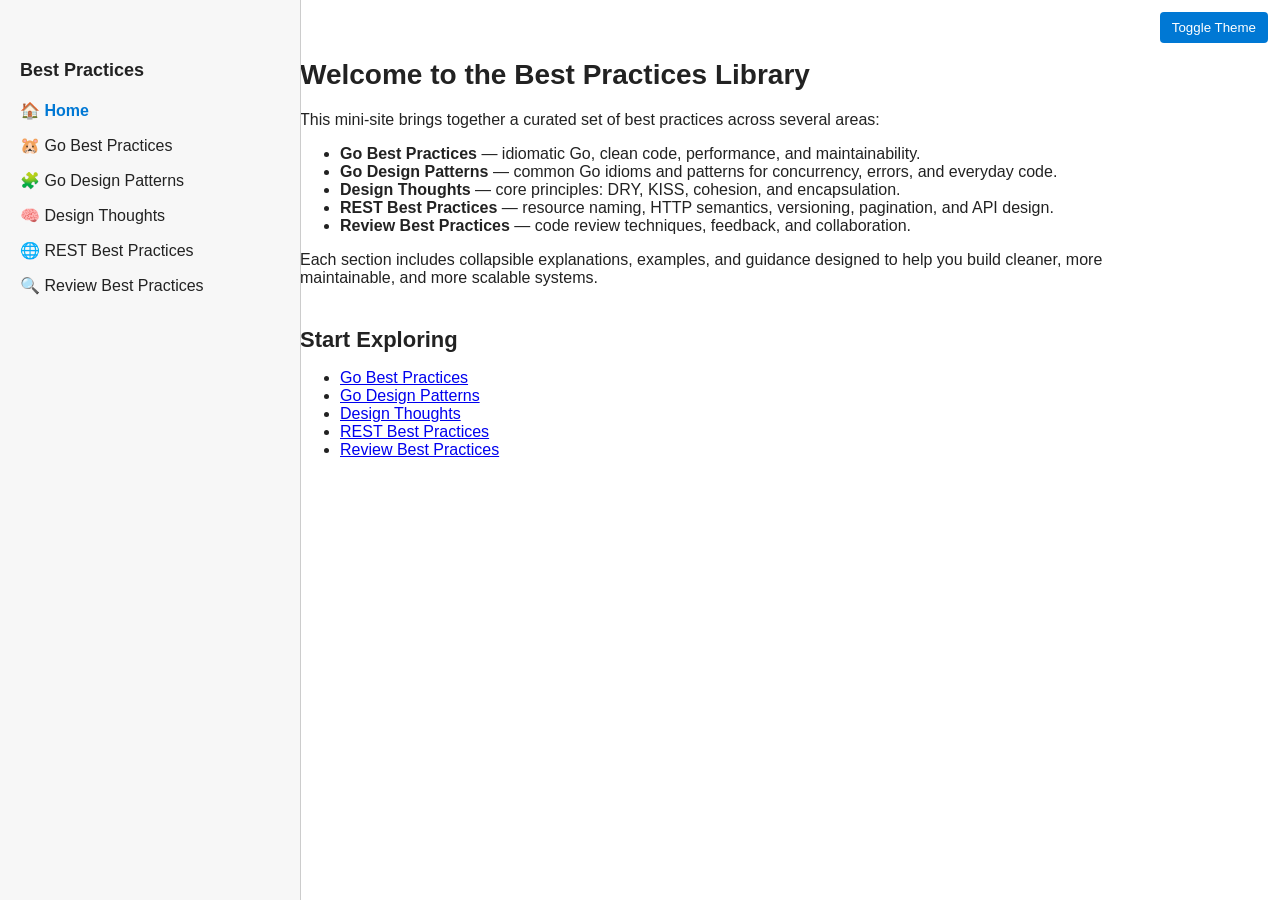
<file: index.html>
<!DOCTYPE html>
<html lang="en">
<head>
    <meta charset="UTF-8">
    <title>Best Practices Library</title>
    <link rel="stylesheet" href="global.css">
    <script src="global.js" defer></script>
    <link rel="icon" type="image/png" href="favicon-96x96.png" sizes="96x96" />
    <link rel="icon" type="image/svg+xml" href="favicon.svg" />
    <link rel="shortcut icon" href="favicon.ico" />
    <link rel="apple-touch-icon" sizes="180x180" href="apple-touch-icon.png" />
    <link rel="manifest" href="site.webmanifest" />
</head>

<body>

<button class="theme-toggle">Toggle Theme</button>

<aside class="sidebar">
    <h2>Best Practices</h2>
    <a href="index.html">🏠 Home</a>
    <a href="gobestpractices.html">🐹 Go Best Practices</a>
    <a href="godesignpatterns.html">🧩 Go Design Patterns</a>
    <a href="designthoughts.html">🧠 Design Thoughts</a>
    <a href="restbestpractices.html">🌐 REST Best Practices</a>
    <a href="reviewbestpractices.html">🔍 Review Best Practices</a>
</aside>

<main>

<h1>Welcome to the Best Practices Library</h1>

<p>
    This mini‑site brings together a curated set of best practices across several areas:
</p>

<ul>
    <li><b>Go Best Practices</b> — idiomatic Go, clean code, performance, and maintainability.</li>
    <li><b>Go Design Patterns</b> — common Go idioms and patterns for concurrency, errors, and everyday code.</li>
    <li><b>Design Thoughts</b> — core principles: DRY, KISS, cohesion, and encapsulation.</li>
    <li><b>REST Best Practices</b> — resource naming, HTTP semantics, versioning, pagination, and API design.</li>
    <li><b>Review Best Practices</b> — code review techniques, feedback, and collaboration.</li>
</ul>

<p>
    Each section includes collapsible explanations, examples, and guidance designed to help you build cleaner,
    more maintainable, and more scalable systems.
</p>

<h2>Start Exploring</h2>

<ul>
    <li><a href="gobestpractices.html">Go Best Practices</a></li>
    <li><a href="godesignpatterns.html">Go Design Patterns</a></li>
    <li><a href="designthoughts.html">Design Thoughts</a></li>
    <li><a href="restbestpractices.html">REST Best Practices</a></li>
    <li><a href="reviewbestpractices.html">Review Best Practices</a></li>
</ul>

</main>
</body>
</html>
</file>
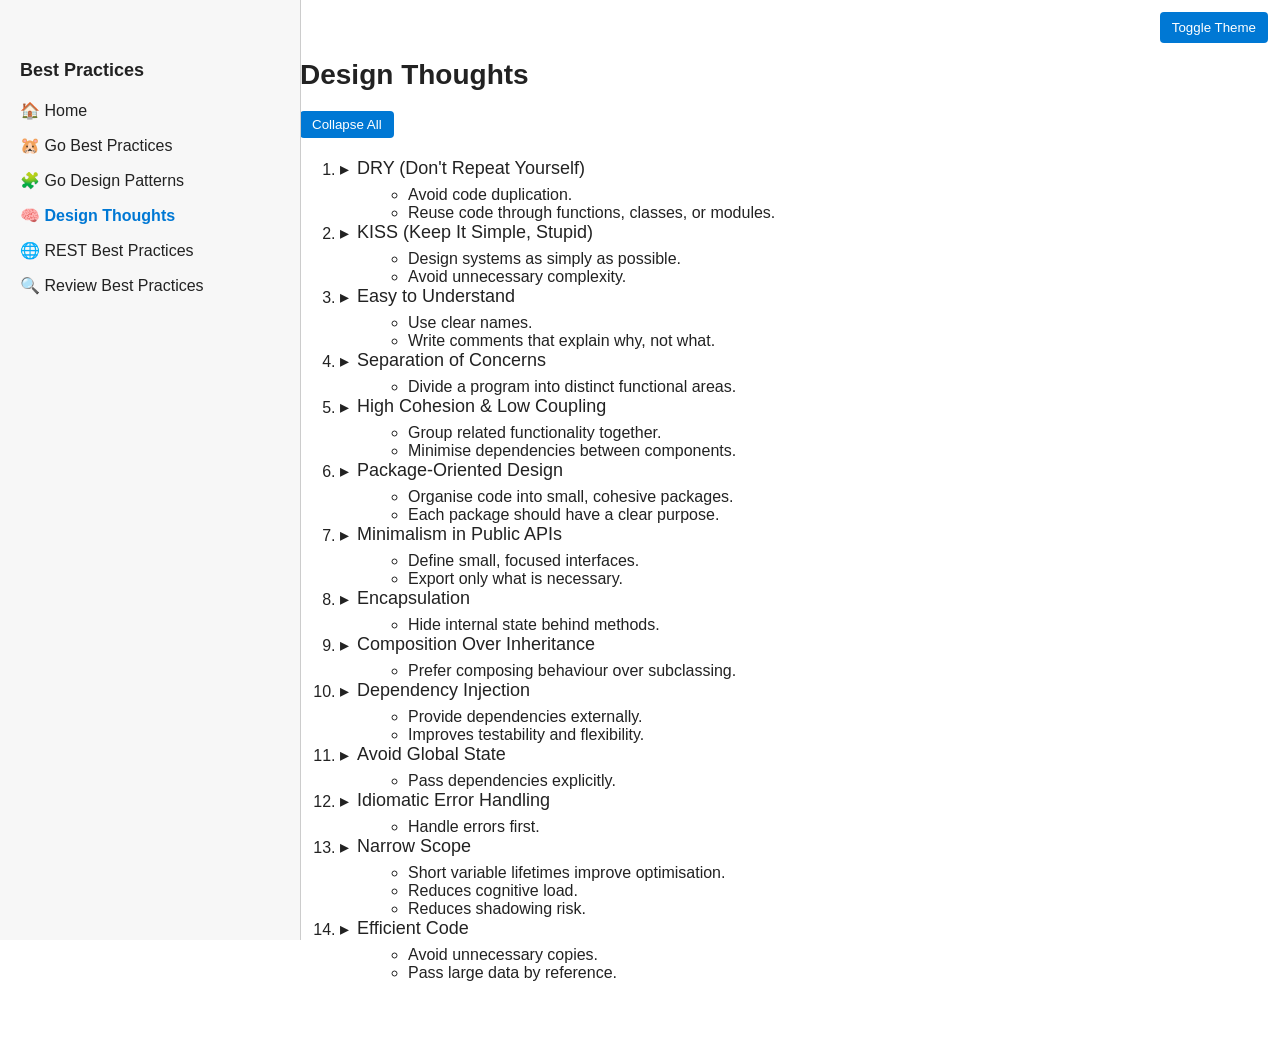
<file: designthoughts.html>
<!DOCTYPE html>
<html lang="en">
<head>
    <meta charset="UTF-8">
    <title>Design Thoughts</title>
    <link rel="stylesheet" href="global.css">
    <script src="global.js" defer></script>
</head>

<body>

<button class="theme-toggle">Toggle Theme</button>

<aside class="sidebar">
    <h2>Best Practices</h2>
    <a href="index.html">🏠 Home</a>
    <a href="gobestpractices.html">🐹 Go Best Practices</a>
    <a href="godesignpatterns.html">🧩 Go Design Patterns</a>
    <a href="designthoughts.html">🧠 Design Thoughts</a>
    <a href="restbestpractices.html">🌐 REST Best Practices</a>
    <a href="reviewbestpractices.html">🔍 Review Best Practices</a>
</aside>

<script>
document.addEventListener("DOMContentLoaded", () => {
    document.querySelectorAll(".collapsible-list").forEach(list => {
        list.classList.add("open");
    });
    document.querySelectorAll(".list-header .icon").forEach(icon => {
        icon.textContent = "▾";
    });

    const toggleBtn = document.getElementById("toggle-all");
    if (toggleBtn) toggleBtn.textContent = "Collapse All";
});
</script>

<main>

<h1>Design Thoughts</h1>

<div class="collapse-controls">
    <button id="toggle-all">Expand All</button>
</div>

<ol>

    <li>
        <div class="list-header">DRY (Don't Repeat Yourself)</div>
        <ul class="collapsible-list">
            <li>Avoid code duplication.</li>
            <li>Reuse code through functions, classes, or modules.</li>
        </ul>
    </li>

    <li>
        <div class="list-header">KISS (Keep It Simple, Stupid)</div>
        <ul class="collapsible-list">
            <li>Design systems as simply as possible.</li>
            <li>Avoid unnecessary complexity.</li>
        </ul>
    </li>

    <li>
        <div class="list-header">Easy to Understand</div>
        <ul class="collapsible-list">
            <li>Use clear names.</li>
            <li>Write comments that explain why, not what.</li>
        </ul>
    </li>

    <li>
        <div class="list-header">Separation of Concerns</div>
        <ul class="collapsible-list">
            <li>Divide a program into distinct functional areas.</li>
        </ul>
    </li>

    <li>
        <div class="list-header">High Cohesion & Low Coupling</div>
        <ul class="collapsible-list">
            <li>Group related functionality together.</li>
            <li>Minimise dependencies between components.</li>
        </ul>
    </li>

    <li>
        <div class="list-header">Package-Oriented Design</div>
        <ul class="collapsible-list">
            <li>Organise code into small, cohesive packages.</li>
            <li>Each package should have a clear purpose.</li>
        </ul>
    </li>

    <li>
        <div class="list-header">Minimalism in Public APIs</div>
        <ul class="collapsible-list">
            <li>Define small, focused interfaces.</li>
            <li>Export only what is necessary.</li>
        </ul>
    </li>

    <li>
        <div class="list-header">Encapsulation</div>
        <ul class="collapsible-list">
            <li>Hide internal state behind methods.</li>
        </ul>
    </li>

    <li>
        <div class="list-header">Composition Over Inheritance</div>
        <ul class="collapsible-list">
            <li>Prefer composing behaviour over subclassing.</li>
        </ul>
    </li>

    <li>
        <div class="list-header">Dependency Injection</div>
        <ul class="collapsible-list">
            <li>Provide dependencies externally.</li>
            <li>Improves testability and flexibility.</li>
        </ul>
    </li>

    <li>
        <div class="list-header">Avoid Global State</div>
        <ul class="collapsible-list">
            <li>Pass dependencies explicitly.</li>
        </ul>
    </li>

    <li>
        <div class="list-header">Idiomatic Error Handling</div>
        <ul class="collapsible-list">
            <li>Handle errors first.</li>
        </ul>
    </li>

    <li>
        <div class="list-header">Narrow Scope</div>
        <ul class="collapsible-list">
            <li>Short variable lifetimes improve optimisation.</li>
            <li>Reduces cognitive load.</li>
            <li>Reduces shadowing risk.</li>
        </ul>
    </li>

    <li>
        <div class="list-header">Efficient Code</div>
        <ul class="collapsible-list">
            <li>Avoid unnecessary copies.</li>
            <li>Pass large data by reference.</li>
        </ul>
    </li>

</ol>

</main>
</body>
</html>
</file>
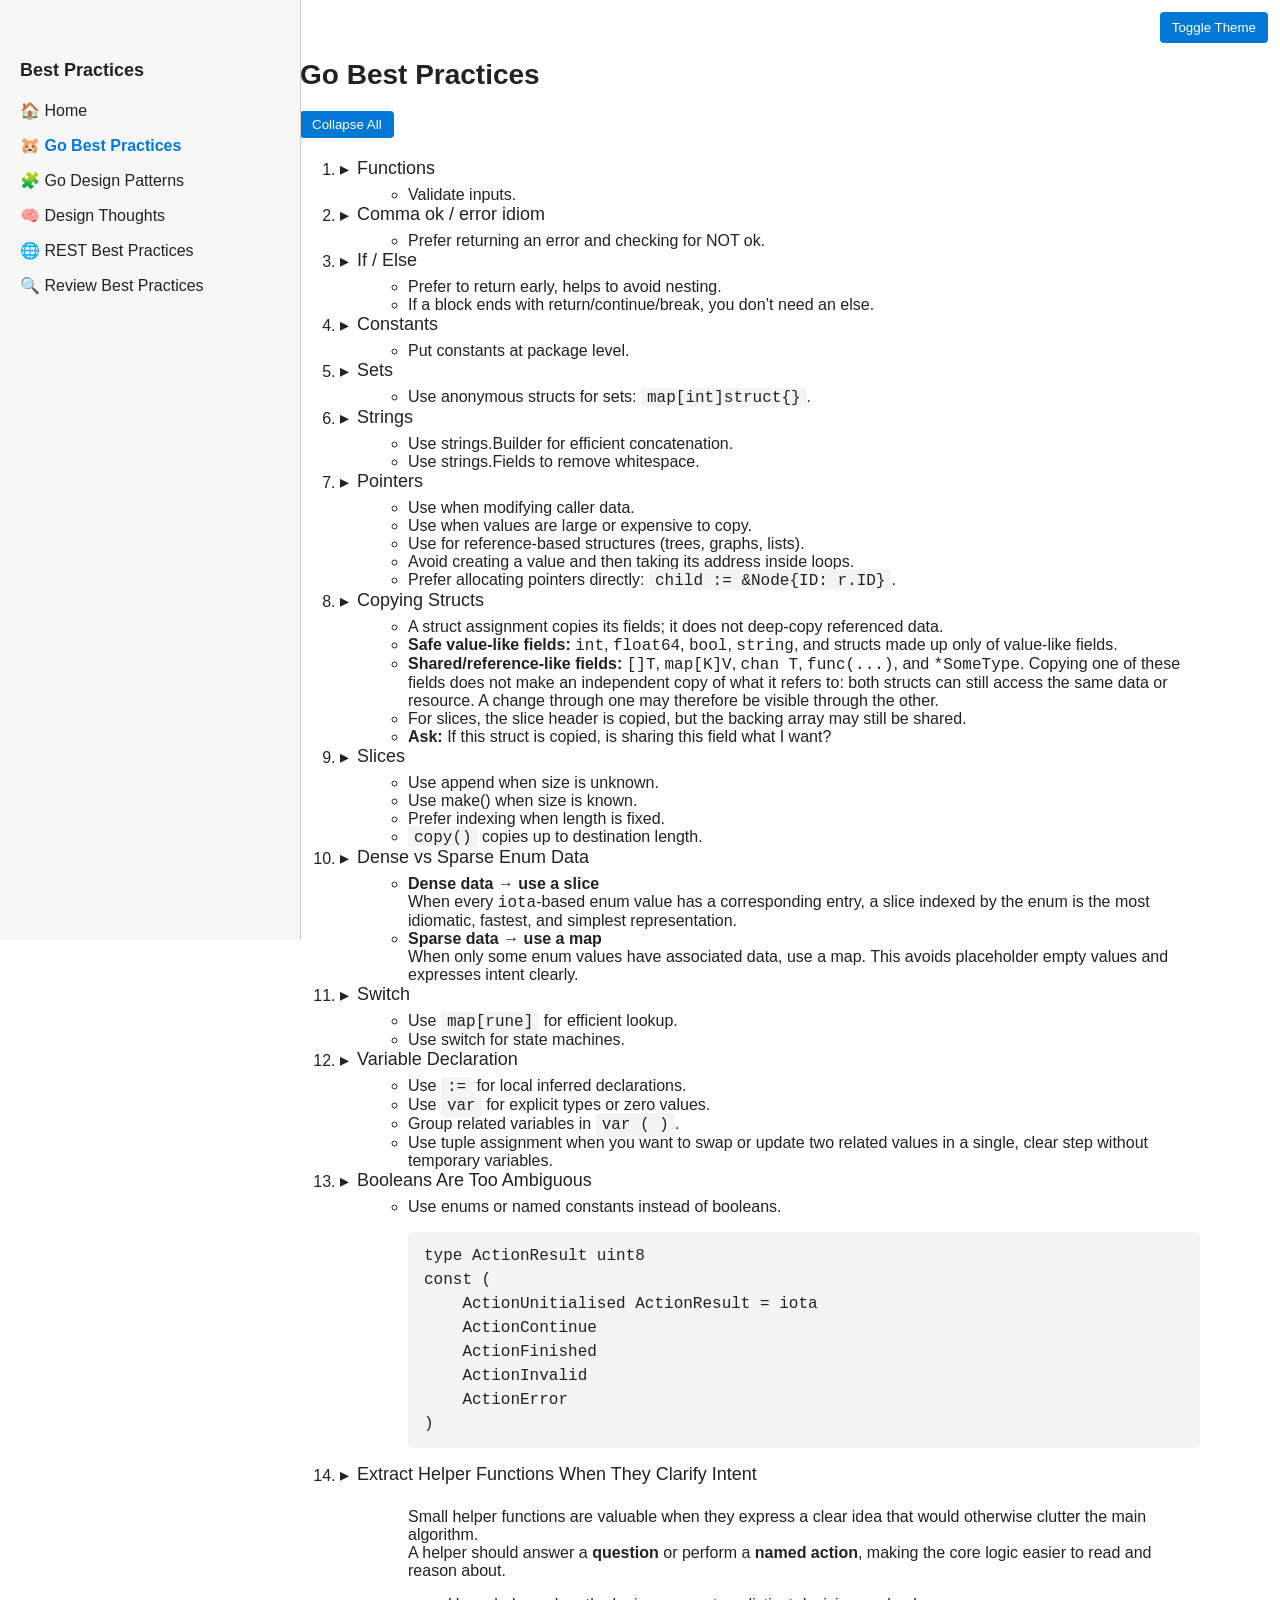
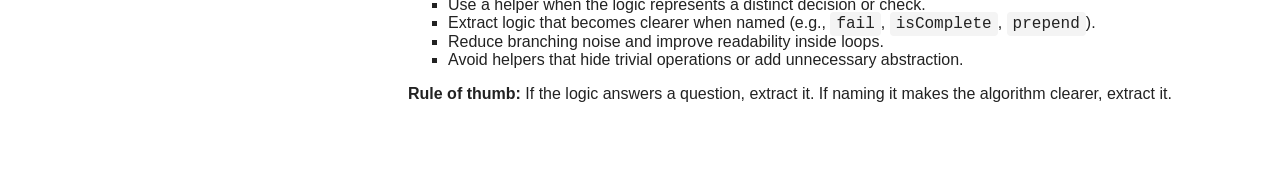
<file: gobestpractices.html>
<!DOCTYPE html>
<html lang="en">
<head>
    <meta charset="UTF-8">
    <title>Go Best Practices</title>
    <link rel="stylesheet" href="global.css">
    <script src="global.js" defer></script>
</head>

<body>

<button class="theme-toggle">Toggle Theme</button>

<aside class="sidebar">
    <h2>Best Practices</h2>
    <a href="index.html">🏠 Home</a>
    <a href="gobestpractices.html">🐹 Go Best Practices</a>
    <a href="godesignpatterns.html">🧩 Go Design Patterns</a>
    <a href="designthoughts.html">🧠 Design Thoughts</a>
    <a href="restbestpractices.html">🌐 REST Best Practices</a>
    <a href="reviewbestpractices.html">🔍 Review Best Practices</a>
</aside>

<script>
document.addEventListener("DOMContentLoaded", () => {
    document.querySelectorAll(".collapsible-list").forEach(list => {
        list.classList.add("open");
    });
    document.querySelectorAll(".list-header .icon").forEach(icon => {
        icon.textContent = "▾";
    });

    const toggleBtn = document.getElementById("toggle-all");
    if (toggleBtn) toggleBtn.textContent = "Collapse All";
});
</script>

<main>

<h1>Go Best Practices</h1>

<div class="collapse-controls">
    <button id="toggle-all">Expand All</button>
</div>

<ol>

    <li>
        <div class="list-header">Functions</div>
        <ul class="collapsible-list">
            <li>Validate inputs.</li>
        </ul>
    </li>

    <li>
        <div class="list-header">Comma ok / error idiom</div>
        <ul class="collapsible-list">
            <li>Prefer returning an error and checking for NOT ok.</li>
        </ul>
    </li>

    <li>
        <div class="list-header">If / Else</div>
        <ul class="collapsible-list">
            <li>Prefer to return early, helps to avoid nesting.</li>
            <li>If a block ends with return/continue/break, you don’t need an else.</li>
        </ul>
    </li>

    <li>
        <div class="list-header">Constants</div>
        <ul class="collapsible-list">
            <li>Put constants at package level.</li>
        </ul>
    </li>

    <li>
        <div class="list-header">Sets</div>
        <ul class="collapsible-list">
            <li>Use anonymous structs for sets: <code class="code-block">map[int]struct{}</code>.</li>
        </ul>
    </li>

    <li>
        <div class="list-header">Strings</div>
        <ul class="collapsible-list">
            <li>Use strings.Builder for efficient concatenation.</li>
            <li>Use strings.Fields to remove whitespace.</li>
        </ul>
    </li>

    <li>
        <div class="list-header">Pointers</div>
        <ul class="collapsible-list">
            <li>Use when modifying caller data.</li>
            <li>Use when values are large or expensive to copy.</li>
            <li>Use for reference-based structures (trees, graphs, lists).</li>
            <li>Avoid creating a value and then taking its address inside loops.</li>
            <li>Prefer allocating pointers directly: <code class="code-block">child := &Node{ID: r.ID}</code>.</li>
        </ul>
    </li>

    <li>
        <div class="list-header">Copying Structs</div>
        <ul class="collapsible-list">
            <li>A struct assignment copies its fields; it does not deep-copy referenced data.</li>
            <li><strong>Safe value-like fields:</strong> <code>int</code>, <code>float64</code>, <code>bool</code>, <code>string</code>, and structs made up only of value-like fields.</li>
            <li><strong>Shared/reference-like fields:</strong> <code>[]T</code>, <code>map[K]V</code>, <code>chan T</code>, <code>func(...)</code>, and <code>*SomeType</code>. Copying one of these fields does not make an independent copy of what it refers to: both structs can still access the same data or resource. A change through one may therefore be visible through the other.</li>
            <li>For slices, the slice header is copied, but the backing array may still be shared.</li>
            <li><strong>Ask:</strong> If this struct is copied, is sharing this field what I want?</li>
        </ul>
    </li>

    <li>
        <div class="list-header">Slices</div>
        <ul class="collapsible-list">
            <li>Use append when size is unknown.</li>
            <li>Use make() when size is known.</li>
            <li>Prefer indexing when length is fixed.</li>
            <li><code class="code-block">copy()</code> copies up to destination length.</li>
        </ul>
    </li>

    <li>
        <div class="list-header">Dense vs Sparse Enum Data</div>
        <ul class="collapsible-list">
            <li><strong>Dense data → use a slice</strong><br>
                When every <code>iota</code>-based enum value has a corresponding entry, a slice indexed by the enum is the most idiomatic, fastest, and simplest representation.
            </li>

            <li><strong>Sparse data → use a map</strong><br>
                When only some enum values have associated data, use a map. This avoids placeholder empty values and expresses intent clearly.
            </li>
        </ul>
    </li>

    <li>
        <div class="list-header">Switch</div>
        <ul class="collapsible-list">
            <li>Use <code class="code-block">map[rune]</code> for efficient lookup.</li>
            <li>Use switch for state machines.</li>
        </ul>
    </li>

    <li>
        <div class="list-header">Variable Declaration</div>
        <ul class="collapsible-list">
            <li>Use <code class="code-block">:=</code> for local inferred declarations.</li>
            <li>Use <code class="code-block">var</code> for explicit types or zero values.</li>
            <li>Group related variables in <code class="code-block">var ( )</code>.</li>
            <li>Use tuple assignment when you want to swap or update two related values in a single, clear step without temporary variables.</li>
        </ul>
    </li>

    <li>
        <div class="list-header">Booleans Are Too Ambiguous</div>
        <ul class="collapsible-list">
            <li>Use enums or named constants instead of booleans.
                <pre><code class="code-block">type ActionResult uint8
const (
    ActionUnitialised ActionResult = iota
    ActionContinue
    ActionFinished
    ActionInvalid
    ActionError
)
</code></pre>

            </li>
        </ul>
    </li>

    <li>
        <div class="list-header">Extract Helper Functions When They Clarify Intent</div>
        <ul class="collapsible-list">
            <p>
                Small helper functions are valuable when they express a clear idea that would otherwise clutter the main algorithm.<br \>
                A helper should answer a <strong>question</strong> or perform a <strong>named action</strong>,
                making the core logic easier to read and reason about.
            </p>
            <ul>
                <li>Use a helper when the logic represents a distinct decision or check.</li>
                <li>Extract logic that becomes clearer when named (e.g., <code class="code-block">fail</code>, <code class="code-block">isComplete</code>, <code class="code-block">prepend</code>).</li>
                <li>Reduce branching noise and improve readability inside loops.</li>
                <li>Avoid helpers that hide trivial operations or add unnecessary abstraction.</li>
            </ul>
            <p>
                <strong>Rule of thumb:</strong> If the logic answers a question, extract it.
                If naming it makes the algorithm clearer, extract it.
            </p>
        </ul>
    </li>
</ol>

</main>
</body>
</html>
</file>
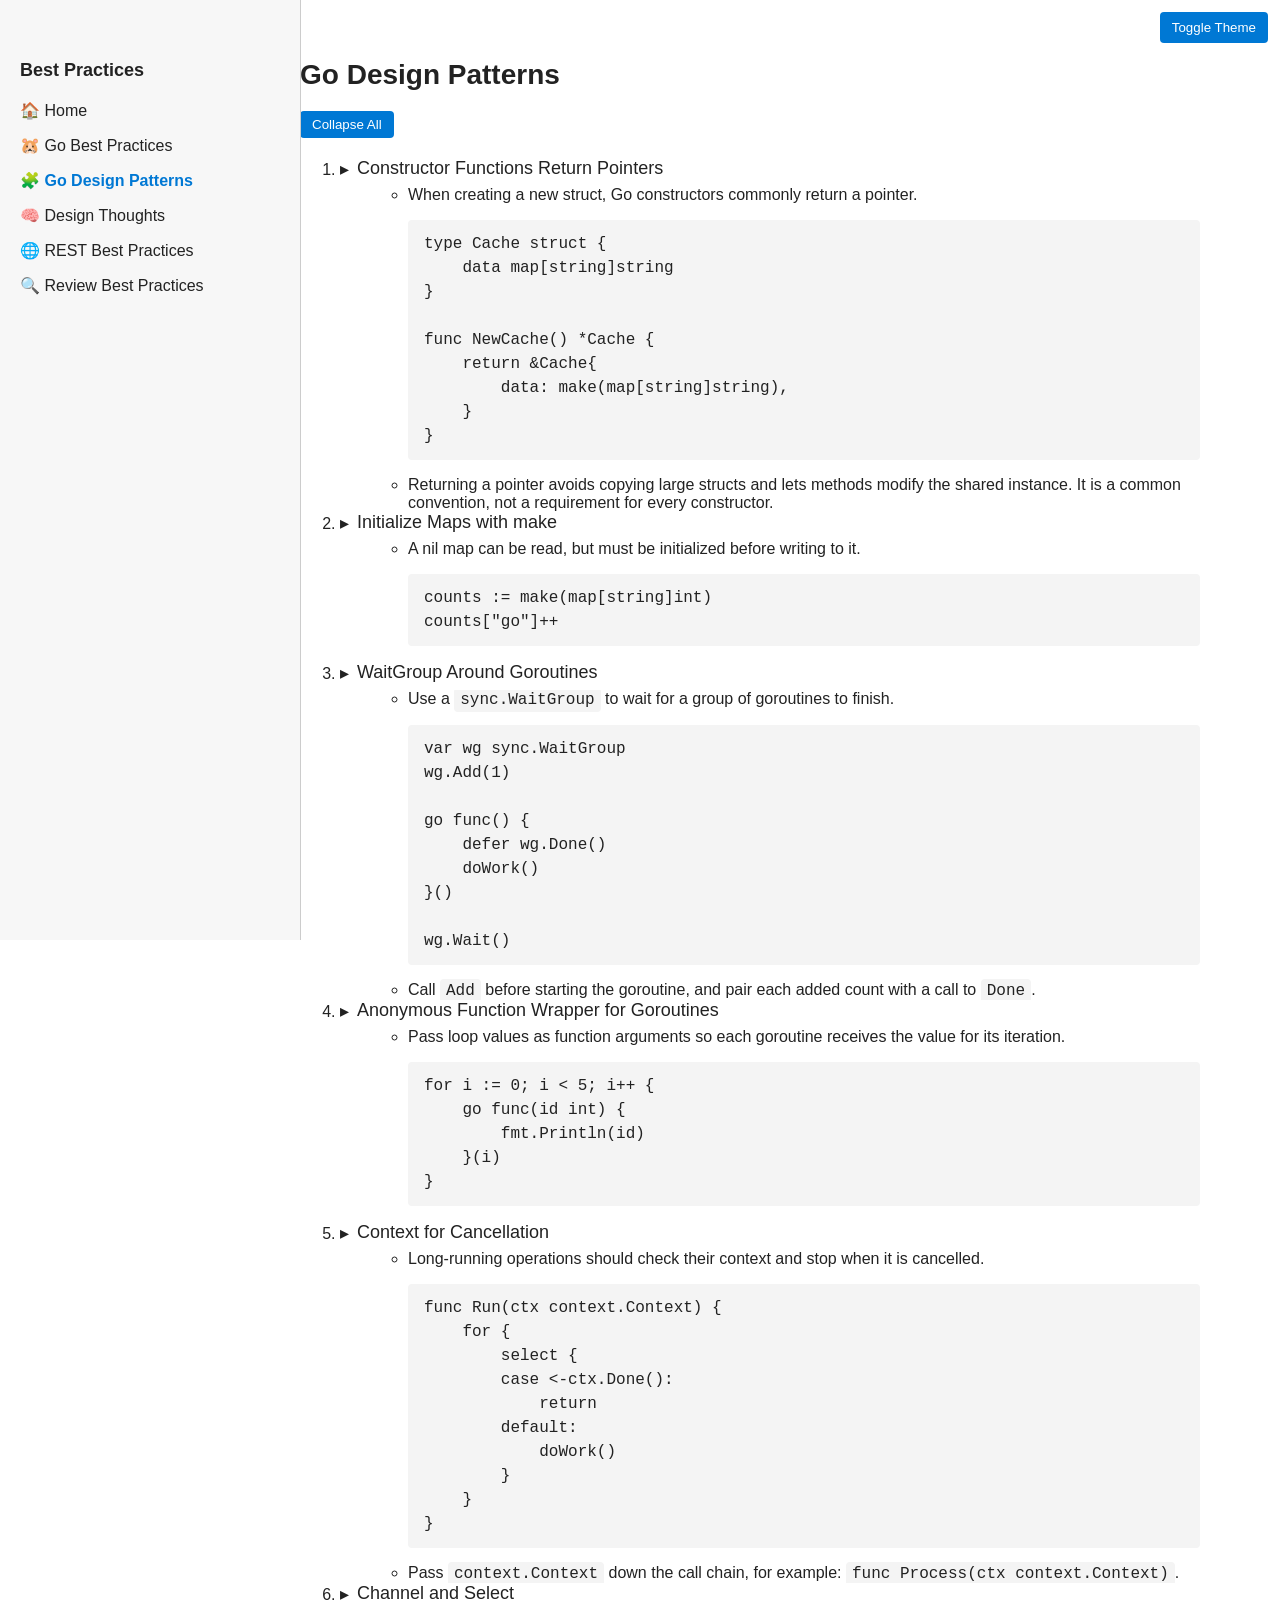
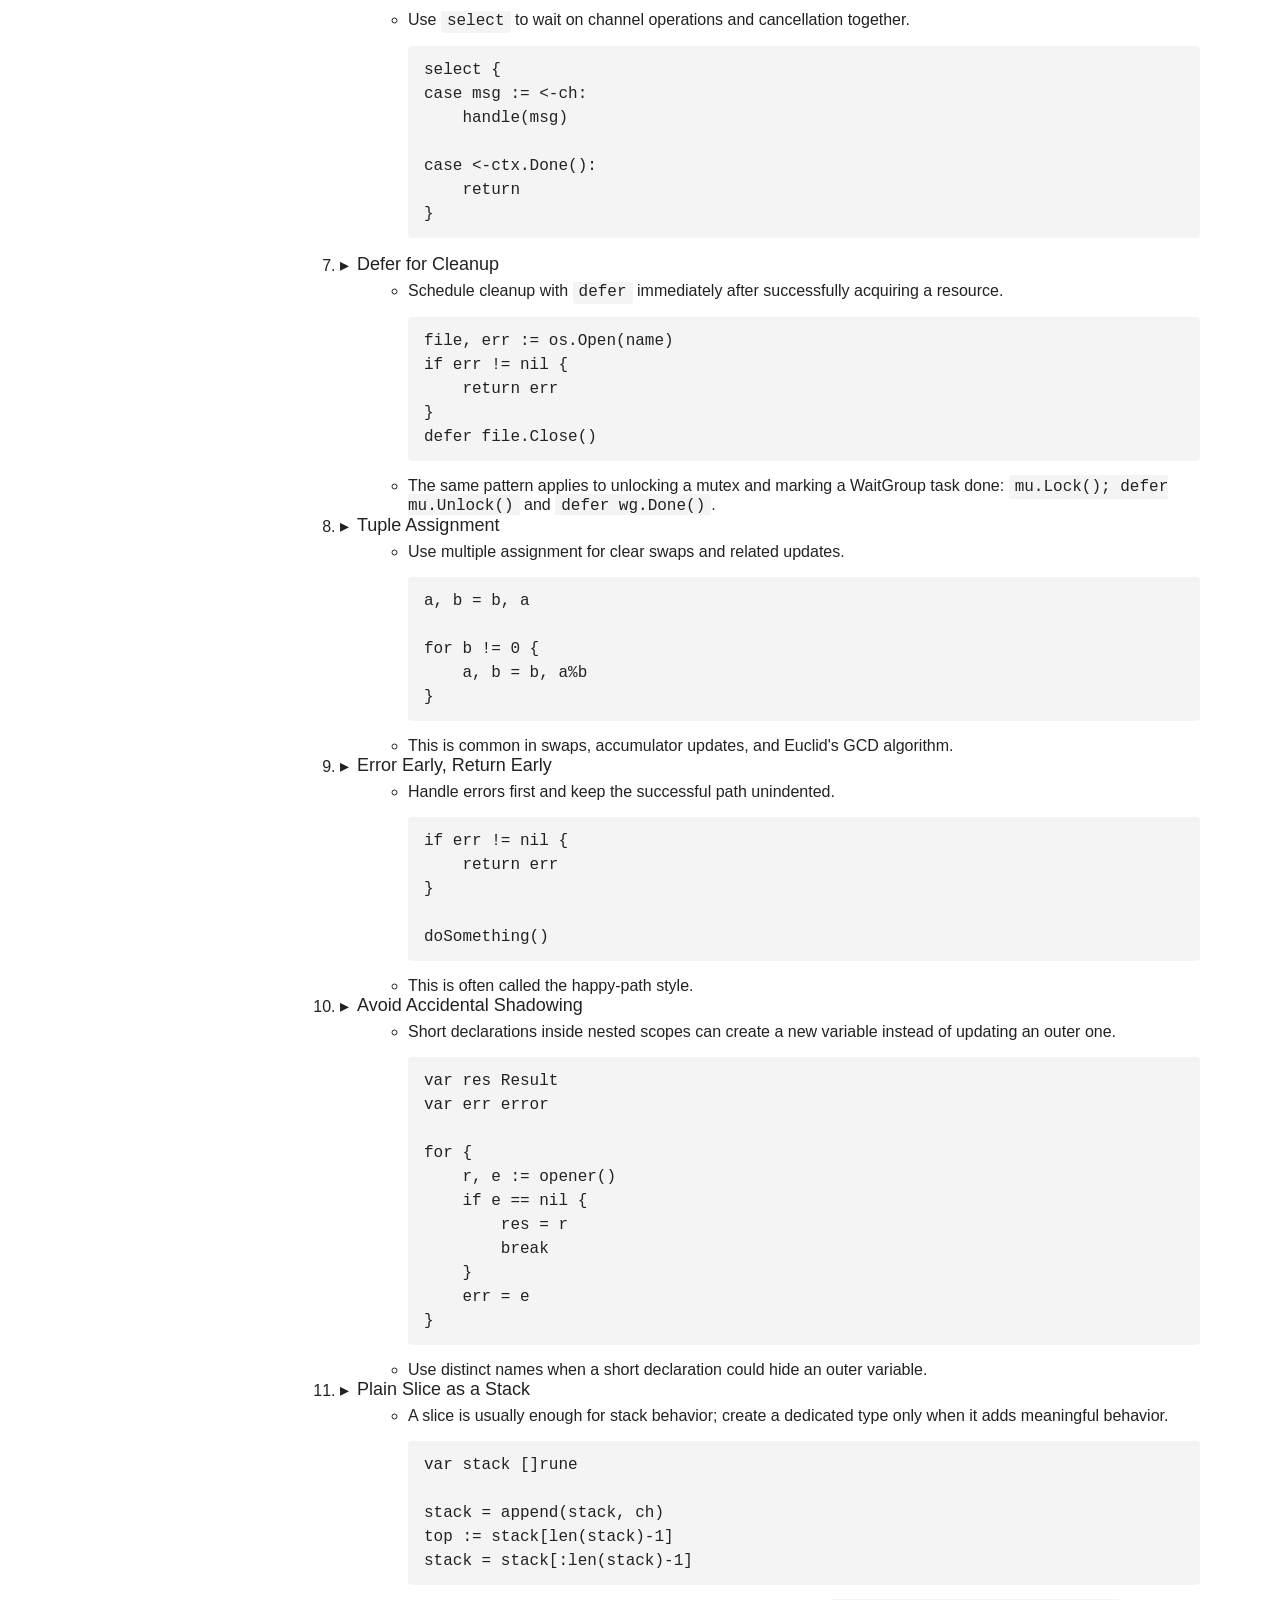
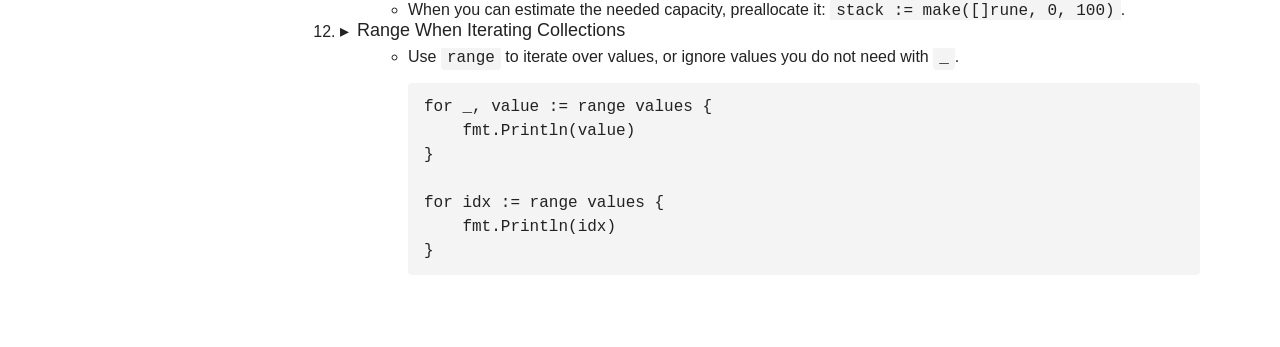
<file: godesignpatterns.html>
<!DOCTYPE html>
<html lang="en">
<head>
    <meta charset="UTF-8">
    <title>Go Design Patterns</title>
    <link rel="stylesheet" href="global.css">
    <script src="global.js" defer></script>
</head>

<body>

<button class="theme-toggle">Toggle Theme</button>

<aside class="sidebar">
    <h2>Best Practices</h2>
    <a href="index.html">🏠 Home</a>
    <a href="gobestpractices.html">🐹 Go Best Practices</a>
    <a href="godesignpatterns.html">🧩 Go Design Patterns</a>
    <a href="designthoughts.html">🧠 Design Thoughts</a>
    <a href="restbestpractices.html">🌐 REST Best Practices</a>
    <a href="reviewbestpractices.html">🔍 Review Best Practices</a>
</aside>

<script>
document.addEventListener("DOMContentLoaded", () => {
    document.querySelectorAll(".collapsible-list").forEach(list => {
        list.classList.add("open");
    });
    document.querySelectorAll(".list-header .icon").forEach(icon => {
        icon.textContent = "▾";
    });

    const toggleBtn = document.getElementById("toggle-all");
    if (toggleBtn) toggleBtn.textContent = "Collapse All";
});
</script>

<main>

<h1>Go Design Patterns</h1>

<div class="collapse-controls">
    <button id="toggle-all">Expand All</button>
</div>

<ol>
    <li>
        <div class="list-header">Constructor Functions Return Pointers</div>
        <ul class="collapsible-list">
            <li>When creating a new struct, Go constructors commonly return a pointer.</li>
            <li class="code-example">
                <pre><code class="code-block">type Cache struct {
    data map[string]string
}

func NewCache() *Cache {
    return &amp;Cache{
        data: make(map[string]string),
    }
}</code></pre>
            </li>
            <li>Returning a pointer avoids copying large structs and lets methods modify the shared instance. It is a common convention, not a requirement for every constructor.</li>
        </ul>
    </li>

    <li>
        <div class="list-header">Initialize Maps with make</div>
        <ul class="collapsible-list">
            <li>A nil map can be read, but must be initialized before writing to it.</li>
            <li class="code-example"><pre><code class="code-block">counts := make(map[string]int)
counts["go"]++</code></pre></li>
        </ul>
    </li>

    <li>
        <div class="list-header">WaitGroup Around Goroutines</div>
        <ul class="collapsible-list">
            <li>Use a <code class="code-block">sync.WaitGroup</code> to wait for a group of goroutines to finish.</li>
            <li class="code-example"><pre><code class="code-block">var wg sync.WaitGroup
wg.Add(1)

go func() {
    defer wg.Done()
    doWork()
}()

wg.Wait()</code></pre></li>
            <li>Call <code class="code-block">Add</code> before starting the goroutine, and pair each added count with a call to <code class="code-block">Done</code>.</li>
        </ul>
    </li>

    <li>
        <div class="list-header">Anonymous Function Wrapper for Goroutines</div>
        <ul class="collapsible-list">
            <li>Pass loop values as function arguments so each goroutine receives the value for its iteration.</li>
            <li class="code-example"><pre><code class="code-block">for i := 0; i &lt; 5; i++ {
    go func(id int) {
        fmt.Println(id)
    }(i)
}</code></pre></li>
        </ul>
    </li>

    <li>
        <div class="list-header">Context for Cancellation</div>
        <ul class="collapsible-list">
            <li>Long-running operations should check their context and stop when it is cancelled.</li>
            <li class="code-example"><pre><code class="code-block">func Run(ctx context.Context) {
    for {
        select {
        case &lt;-ctx.Done():
            return
        default:
            doWork()
        }
    }
}</code></pre></li>
            <li>Pass <code class="code-block">context.Context</code> down the call chain, for example: <code class="code-block">func Process(ctx context.Context)</code>.</li>
        </ul>
    </li>

    <li>
        <div class="list-header">Channel and Select</div>
        <ul class="collapsible-list">
            <li>Use <code class="code-block">select</code> to wait on channel operations and cancellation together.</li>
            <li class="code-example"><pre><code class="code-block">select {
case msg := &lt;-ch:
    handle(msg)

case &lt;-ctx.Done():
    return
}</code></pre></li>
        </ul>
    </li>

    <li>
        <div class="list-header">Defer for Cleanup</div>
        <ul class="collapsible-list">
            <li>Schedule cleanup with <code class="code-block">defer</code> immediately after successfully acquiring a resource.</li>
            <li class="code-example"><pre><code class="code-block">file, err := os.Open(name)
if err != nil {
    return err
}
defer file.Close()</code></pre></li>
            <li>The same pattern applies to unlocking a mutex and marking a WaitGroup task done: <code class="code-block">mu.Lock(); defer mu.Unlock()</code> and <code class="code-block">defer wg.Done()</code>.</li>
        </ul>
    </li>

    <li>
        <div class="list-header">Tuple Assignment</div>
        <ul class="collapsible-list">
            <li>Use multiple assignment for clear swaps and related updates.</li>
            <li class="code-example"><pre><code class="code-block">a, b = b, a

for b != 0 {
    a, b = b, a%b
}</code></pre></li>
            <li>This is common in swaps, accumulator updates, and Euclid's GCD algorithm.</li>
        </ul>
    </li>

    <li>
        <div class="list-header">Error Early, Return Early</div>
        <ul class="collapsible-list">
            <li>Handle errors first and keep the successful path unindented.</li>
            <li class="code-example"><pre><code class="code-block">if err != nil {
    return err
}

doSomething()</code></pre></li>
            <li>This is often called the happy-path style.</li>
        </ul>
    </li>

    <li>
        <div class="list-header">Avoid Accidental Shadowing</div>
        <ul class="collapsible-list">
            <li>Short declarations inside nested scopes can create a new variable instead of updating an outer one.</li>
            <li class="code-example"><pre><code class="code-block">var res Result
var err error

for {
    r, e := opener()
    if e == nil {
        res = r
        break
    }
    err = e
}</code></pre></li>
            <li>Use distinct names when a short declaration could hide an outer variable.</li>
        </ul>
    </li>

    <li>
        <div class="list-header">Plain Slice as a Stack</div>
        <ul class="collapsible-list">
            <li>A slice is usually enough for stack behavior; create a dedicated type only when it adds meaningful behavior.</li>
            <li class="code-example"><pre><code class="code-block">var stack []rune

stack = append(stack, ch)
top := stack[len(stack)-1]
stack = stack[:len(stack)-1]</code></pre></li>
            <li>When you can estimate the needed capacity, preallocate it: <code class="code-block">stack := make([]rune, 0, 100)</code>.</li>
        </ul>
    </li>

    <li>
        <div class="list-header">Range When Iterating Collections</div>
        <ul class="collapsible-list">
            <li>Use <code class="code-block">range</code> to iterate over values, or ignore values you do not need with <code class="code-block">_</code>.</li>
            <li class="code-example"><pre><code class="code-block">for _, value := range values {
    fmt.Println(value)
}

for idx := range values {
    fmt.Println(idx)
}</code></pre></li>
        </ul>
    </li>
</ol>

</main>
</body>
</html>
</file>
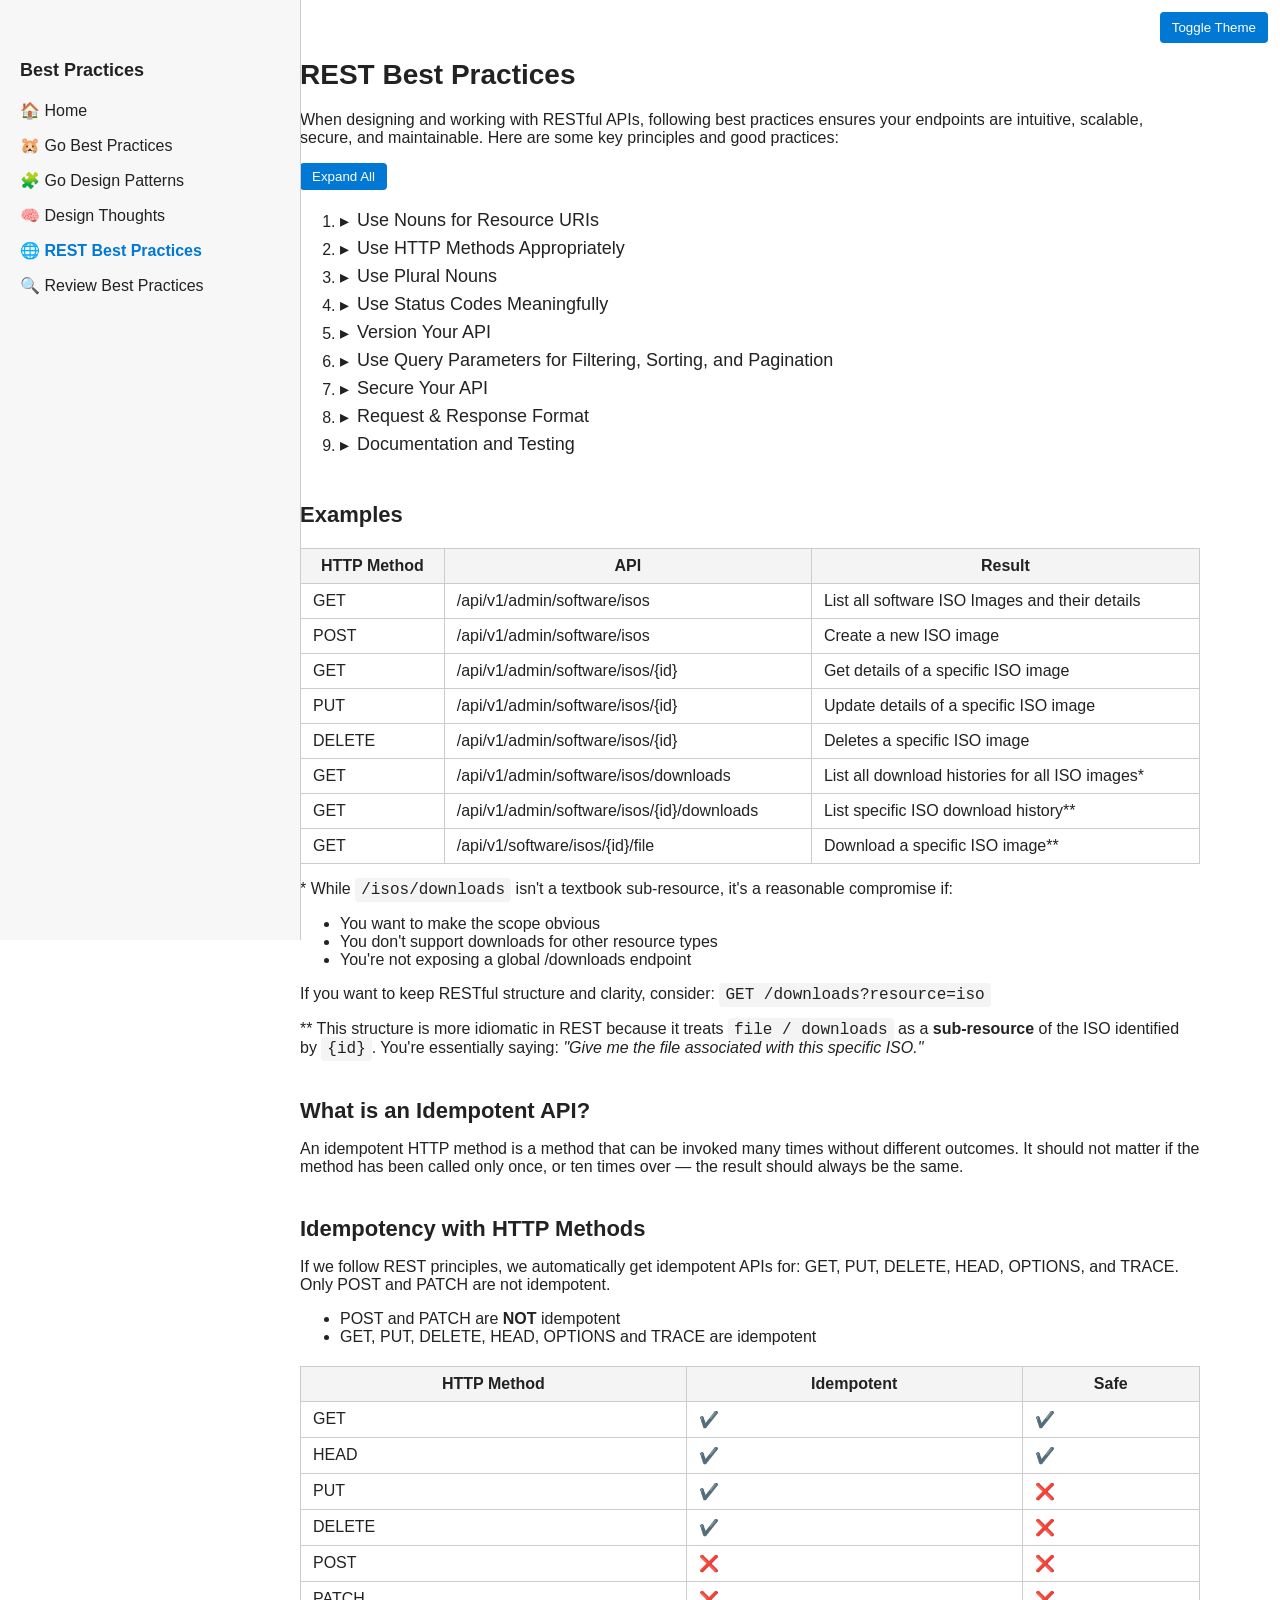
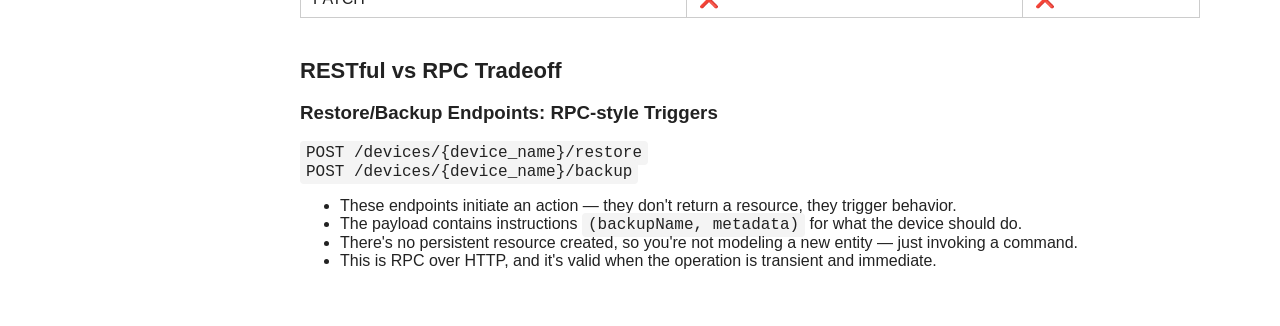
<file: restbestpractices.html>
<!DOCTYPE html>
<html lang="en">
<head>
    <meta charset="UTF-8">
    <title>REST Best Practices</title>
    <link rel="stylesheet" href="global.css">
    <script src="global.js" defer></script>
</head>

<body>

<button class="theme-toggle">Toggle Theme</button>

<aside class="sidebar">
    <h2>Best Practices</h2>
    <a href="index.html">🏠 Home</a>
    <a href="gobestpractices.html">🐹 Go Best Practices</a>
    <a href="godesignpatterns.html">🧩 Go Design Patterns</a>
    <a href="designthoughts.html">🧠 Design Thoughts</a>
    <a href="restbestpractices.html">🌐 REST Best Practices</a>
    <a href="reviewbestpractices.html">🔍 Review Best Practices</a>
</aside>

<main>

<h1 id="rest-best-practices">REST Best Practices</h1>

<p>
    When designing and working with RESTful APIs, following best practices ensures your endpoints are intuitive,
    scalable, secure, and maintainable. Here are some key principles and good practices:
</p>

<div class="collapse-controls">
    <button id="toggle-all">Expand All</button>
</div>

<ol>

    <li>
        <div class="list-header">Use Nouns for Resource URIs</div>
        <ul class="collapsible-list">
            <li>URIs should represent resources, not actions</li>
            <li>Good: GET /users/123</li>
            <li>Bad: GET /getUserById/123</li>
        </ul>
    </li>

    <li>
        <div class="list-header">Use HTTP Methods Appropriately</div>
        <ul class="collapsible-list">
            <li>GET – Retrieve data</li>
            <li>POST – Create a new resource</li>
            <li>PUT – Update an existing resource (replace)</li>
            <li>PATCH – Partially update a resource</li>
            <li>DELETE – Remove a resource</li>
        </ul>
    </li>

    <li>
        <div class="list-header">Use Plural Nouns</div>
        <ul class="collapsible-list">
            <li>Keep naming consistent and plural for collections</li>
            <li>Example: /users, /products, /orders</li>
        </ul>
    </li>

    <li>
        <div class="list-header">Use Status Codes Meaningfully</div>
        <ul class="collapsible-list">
            <li>200 OK – Successful GET, PUT, or DELETE</li>
            <li>201 Created – Successful POST</li>
            <li>204 No Content – Successful DELETE with no return</li>
            <li>400 Bad Request – Invalid input</li>
            <li>401 Unauthorized – Authentication required</li>
            <li>403 Forbidden – Authenticated but not allowed</li>
            <li>404 Not Found – Resource doesn’t exist</li>
            <li>429 Too Many Requests – Client error</li>
            <li>500 Internal Server Error – Server-side issue</li>
            <li>300 Moved Permanently – Redirection status</li>
        </ul>
    </li>

    <li>
        <div class="list-header">Version Your API</div>
        <ul class="collapsible-list">
            <li>Use URI versioning: /api/v1/users</li>
            <li>Helps manage breaking changes over time</li>
        </ul>
    </li>

    <li>
        <div class="list-header">Use Query Parameters for Filtering, Sorting, and Pagination</div>
        <ul class="collapsible-list">
            <li>Example: /products?category=books&sort=price_asc&page=2&limit=20</li>
        </ul>
    </li>

    <li>
        <div class="list-header">Secure Your API</div>
        <ul class="collapsible-list">
            <li>Use HTTPS</li>
            <li>Implement authentication (e.g., JWT, OAuth2)</li>
            <li>Validate and sanitize inputs to prevent injection attacks</li>
            <li>Rate limit to prevent abuse</li>
        </ul>
    </li>

    <li>
        <div class="list-header">Request & Response Format</div>
        <ul class="collapsible-list">
            <li>Use JSON as the standard format</li>
            <li>Include metadata (e.g., pagination info) in responses</li>
            <li>Use consistent field naming (camelCase or snake_case)</li>
        </ul>
    </li>

    <li>
        <div class="list-header">Documentation and Testing</div>
        <ul class="collapsible-list">
            <li>Use tools like Swagger/OpenAPI for documentation</li>
            <li>Provide examples and test endpoints</li>
            <li>Ensure your API is covered with automated tests</li>
        </ul>
    </li>

</ol>

<h2>Examples</h2>

<table class="table-wide">
    <thead>
        <tr>
            <th>HTTP Method</th>
            <th>API</th>
            <th>Result</th>
        </tr>
    </thead>
    <tbody>
        <tr><td>GET</td><td>/api/v1/admin/software/isos</td><td>List all software ISO Images and their details</td></tr>
        <tr><td>POST</td><td>/api/v1/admin/software/isos</td><td>Create a new ISO image</td></tr>
        <tr><td>GET</td><td>/api/v1/admin/software/isos/{id}</td><td>Get details of a specific ISO image</td></tr>
        <tr><td>PUT</td><td>/api/v1/admin/software/isos/{id}</td><td>Update details of a specific ISO image</td></tr>
        <tr><td>DELETE</td><td>/api/v1/admin/software/isos/{id}</td><td>Deletes a specific ISO image</td></tr>
        <tr><td>GET</td><td>/api/v1/admin/software/isos/downloads</td><td>List all download histories for all ISO images*</td></tr>
        <tr><td>GET</td><td>/api/v1/admin/software/isos/{id}/downloads</td><td>List specific ISO download history**</td></tr>
        <tr><td>GET</td><td>/api/v1/software/isos/{id}/file</td><td>Download a specific ISO image**</td></tr>
    </tbody>
</table>

<p>
    * While <code class="code-block">/isos/downloads</code> isn't a textbook sub-resource, it's a reasonable compromise if:
</p>
<ul>
    <li>You want to make the scope obvious</li>
    <li>You don't support downloads for other resource types</li>
    <li>You're not exposing a global /downloads endpoint</li>
</ul>
<p>
    If you want to keep RESTful structure and clarity, consider: <code class="code-block">GET /downloads?resource=iso</code>
</p>

<p>
    ** This structure is more idiomatic in REST because it treats <code class="code-block">file / downloads</code>
    as a <b>sub-resource</b> of the ISO identified by <code class="code-block">{id}</code>.
    You're essentially saying: <i>"Give me the file associated with this specific ISO."</i>
</p>

<h2>What is an Idempotent API?</h2>
<p>
    An idempotent HTTP method is a method that can be invoked many times without different outcomes.
    It should not matter if the method has been called only once, or ten times over — the result should always be the same.
</p>

<h2>Idempotency with HTTP Methods</h2>
<p>
    If we follow REST principles, we automatically get idempotent APIs for: GET, PUT, DELETE, HEAD, OPTIONS, and TRACE.
    Only POST and PATCH are not idempotent.
</p>

<ul>
    <li>POST and PATCH are <b>NOT</b> idempotent</li>
    <li>GET, PUT, DELETE, HEAD, OPTIONS and TRACE are idempotent</li>
</ul>

<table class="table-narrow">
    <thead>
        <tr>
            <th>HTTP Method</th>
            <th>Idempotent</th>
            <th>Safe</th>
        </tr>
    </thead>
    <tbody>
        <tr><td>GET</td><td style="color: green;">✔️</td><td style="color: green;">✔️</td></tr>
        <tr><td>HEAD</td><td style="color: green;">✔️</td><td style="color: green;">✔️</td></tr>
        <tr><td>PUT</td><td style="color: green;">✔️</td><td style="color: red;">❌</td></tr>
        <tr><td>DELETE</td><td style="color: green;">✔️</td><td style="color: red;">❌</td></tr>
        <tr><td>POST</td><td style="color: red;">❌</td><td style="color: red;">❌</td></tr>
        <tr><td>PATCH</td><td style="color: red;">❌</td><td style="color: red;">❌</td></tr>
    </tbody>
</table>

<h2>RESTful vs RPC Tradeoff</h2>

<h3>Restore/Backup Endpoints: RPC-style Triggers</h3>

<code class="code-block">POST /devices/{device_name}/restore<br /></code>
<code class="code-block">POST /devices/{device_name}/backup<br /></code>

<ul>
    <li>These endpoints initiate an action — they don't return a resource, they trigger behavior.</li>
    <li>The payload contains instructions <code class="code-block">(backupName, metadata)</code> for what the device should do.</li>
    <li>There's no persistent resource created, so you're not modeling a new entity — just invoking a command.</li>
    <li>This is RPC over HTTP, and it's valid when the operation is transient and immediate.</li>
</ul>

</main>
</body>
</html>
</file>
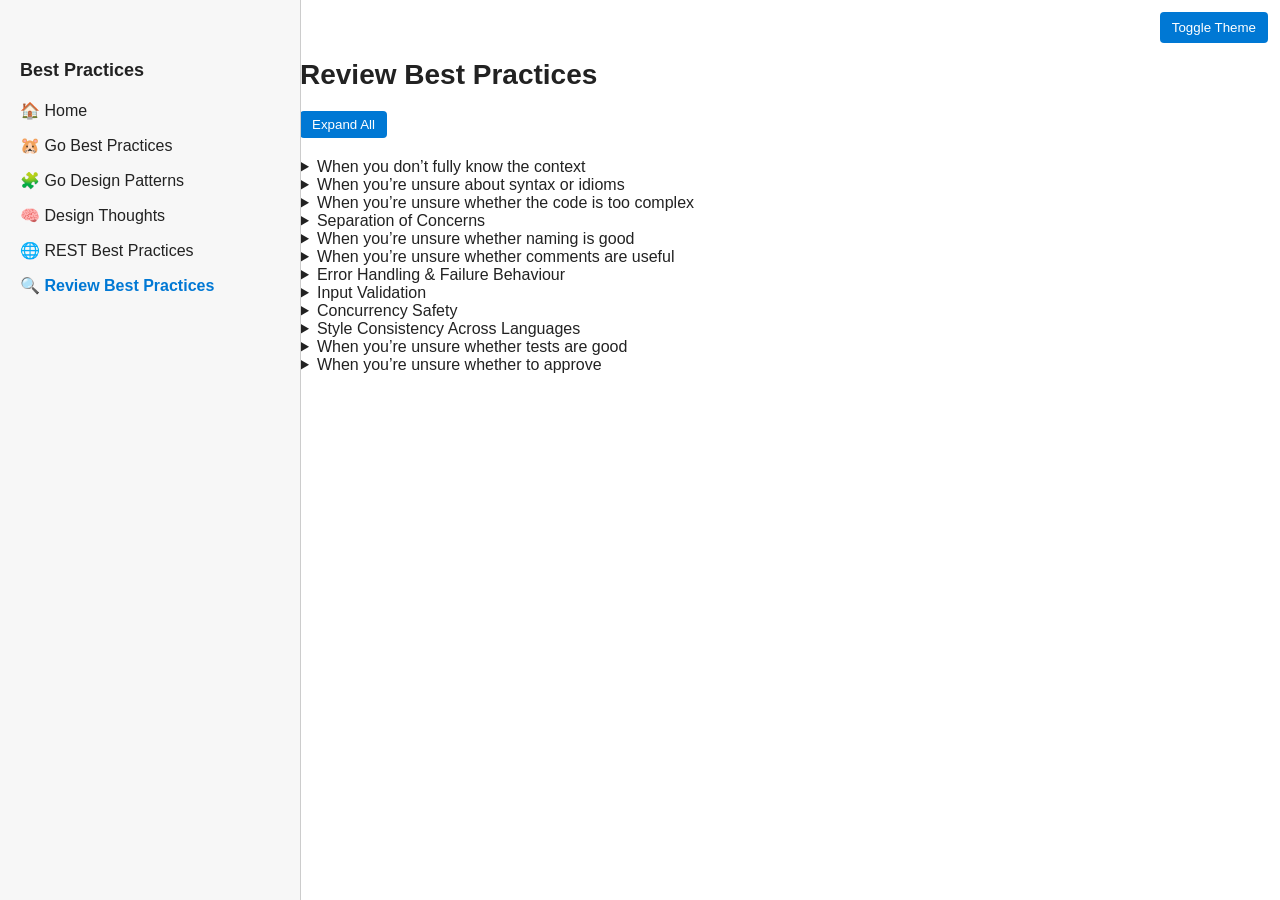
<file: reviewbestpractices.html>
<!DOCTYPE html>
<html lang="en">
<head>
    <meta charset="UTF-8">
    <title>Review Best Practices</title>
    <link rel="stylesheet" href="global.css">
    <script src="global.js" defer></script>
</head>

<body>

<button class="theme-toggle">Toggle Theme</button>

<aside class="sidebar">
    <h2>Best Practices</h2>
    <a href="index.html">🏠 Home</a>
    <a href="gobestpractices.html">🐹 Go Best Practices</a>
    <a href="godesignpatterns.html">🧩 Go Design Patterns</a>
    <a href="designthoughts.html">🧠 Design Thoughts</a>
    <a href="restbestpractices.html">🌐 REST Best Practices</a>
    <a href="reviewbestpractices.html" class="active">🔍 Review Best Practices</a>
</aside>

<script>
document.addEventListener("DOMContentLoaded", () => {
    const toggleBtn = document.getElementById("toggle-all");
    const allDetails = document.querySelectorAll("details");

    let expanded = false;

    toggleBtn.addEventListener("click", () => {
        expanded = !expanded;

        allDetails.forEach(d => d.open = expanded);

        toggleBtn.textContent = expanded ? "Collapse All" : "Expand All";
    });
});
</script>

<main>
    <h1 id="review-best-practices">Review Best Practices</h1>

    <div class="collapse-controls">
        <button id="toggle-all">Expand All</button>
    </div>

    <details>
        <summary>When you don’t fully know the context</summary>
        <ul>
            <li>“What upstream assumptions does this rely on?”</li>
            <li>“What downstream behaviour depends on this?”</li>
            <li>“What breaks if this returns unexpected data?”</li>
        </ul>
    </details>

    <details>
        <summary>When you’re unsure about syntax or idioms</summary>
        <ul>
            <li>“Is this the clearest way to express the intent?”</li>
            <li>“Would a more explicit version be easier to maintain?”</li>
            <li>“Is this relying on a trick that future maintainers may not know?”</li>
        </ul>
    </details>

    <details>
        <summary>When you’re unsure whether the code is too complex</summary>
        <ul>
            <li>Nested conditionals &gt; 2 levels</li>
            <li>Functions &gt; 40 lines</li>
            <li>Classes doing more than one responsibility</li>
            <li>Ask: “Can this be simplified or split into smaller units?”</li>
        </ul>
    </details>

    <details>
        <summary>Separation of Concerns</summary>
        <p>Each part of the code should have one clear responsibility.</p>
        <ul>
            <li>Ask: “Can this be separated into clearer layers?”</li>
        </ul>
    </details>

    <details>
        <summary>When you’re unsure whether naming is good</summary>
        <ul>
            <li>If you can’t guess what the variable means without reading the code, the name is wrong.</li>
            <li>Ask: “Can this name be more descriptive?”</li>
        </ul>
    </details>

    <details>
        <summary>When you’re unsure whether comments are useful</summary>
        <ul>
            <li>Use the Why, not What rule.</li>
            <li>Ask: “Can you explain why this logic exists?”</li>
        </ul>
    </details>

    <details>
        <summary>Error Handling & Failure Behaviour</summary>
        <ul>
            <li>Does the code fail loudly?</li>
            <li>Does it avoid silent fallback?</li>
            <li>Are errors actionable?</li>
            <li>Do error messages include context?</li>
            <li>Are exceptions / error codes / return values used consistently?</li>
            <li>Ask: “What happens in production if this fails?”</li>
        </ul>
    </details>

    <details>
        <summary>Input Validation</summary>
        <ul>
            <li>Ask: “What happens if the user provides invalid config?”</li>
        </ul>
    </details>

    <details>
        <summary>Concurrency Safety</summary>
        <ul>
            <li>Ask: “Is this concurrency safe?”</li>
        </ul>
    </details>

    <details>
        <summary>Style Consistency Across Languages</summary>
        <ul>
            <li>Ask: “Is this consistent with the rest of the codebase?”</li>
        </ul>
    </details>

    <details>
        <summary>When you’re unsure whether tests are good</summary>
        <ul>
            <li>Do tests verify one behaviour at a time?</li>
            <li>Do they cover failures?</li>
            <li>Do they cover edge cases?</li>
            <li>Do they cover configuration variations?</li>
            <li>Do they use realistic inputs?</li>
        </ul>
    </details>

    <details>
        <summary>When you’re unsure whether to approve</summary>
        <ul>
            <li>If you understand the intent, the consequences, and the tests, you can approve.</li>
            <li>If any are unclear: ask for clarification before approving.</li>
        </ul>
    </details>

</main>

</body>
</html>
</file>
<file: global.css>
/* ================================
   GLOBAL THEME VARIABLES
================================ */
:root {
    --bg: #ffffff;
    --text: #222222;
    --accent: #0078d4;
    --border: #cccccc;
    --code-bg: #f4f4f4;
    --sidebar-bg: #f7f7f7;
}

[data-theme="dark"] {
    --bg: #1e1e1e;
    --text: #e0e0e0;
    --accent: #4aa3ff;
    --border: #444444;
    --code-bg: #2a2a2a;
    --sidebar-bg: #252525;
}

/* ================================
   LAYOUT
================================ */
body {
    margin: 0;
    padding: 0;
    font-family: Verdana, sans-serif;
    font-size: 12pt;
    background: var(--bg);
    color: var(--text);
    display: flex;
}

/* ================================
   SIDEBAR
================================ */
.sidebar {
    width: 260px;
    background: var(--sidebar-bg);
    border-right: 1px solid var(--border);
    height: 100vh;
    padding: 20px;
    position: fixed;
    overflow-y: auto;
}

.sidebar h2 {
    font-size: 18px;
    margin-bottom: 12px;
}

.sidebar a {
    display: flex;
    padding: 8px 0;
    color: var(--text);
    text-decoration: none;
    align-items: center;
    gap: 8px;
}

.sidebar a.active {
    font-weight: bold;
    color: var(--accent);
}

/* ================================
   MAIN CONTENT
================================ */
main {
    margin-left: 260px;
    padding: 40px;
    max-width: 900px;
}

/* ================================
   HEADINGS
================================ */
h1 {
    font-size: 28px;
    margin-bottom: 20px;
}

h2 {
    font-size: 22px;
    margin-top: 40px;
    margin-bottom: 12px;
}

/* ================================
   COLLAPSIBLE SECTIONS
================================ */
.list-header {
    font-size: 18px;
    cursor: pointer;
    margin-bottom: 6px;
    display: flex;
    align-items: center;
}

.list-header .icon {
    margin-right: 8px;
    transition: transform 0.25s ease;
}

.collapsible-list {
    margin-left: 28px;
    overflow: hidden;
    max-height: 0;
    transition: max-height 0.35s ease;
}

.collapsible-list.open {
    max-height: 800px;
}

.collapsible-list > li.code-example {
    list-style: none;
}

/* ================================
   TABLES
================================ */
table {
    border-collapse: collapse;
    margin-top: 20px;
    width: 100%;
}

th, td {
    border: 1px solid var(--border);
    padding: 8px 12px;
}

thead {
    background: var(--code-bg);
    font-weight: bold;
}

/* ================================
   CODE BLOCKS
================================ */
code.code-block {
    background: var(--code-bg);
    padding: 3px 6px;
    border-radius: 4px;
    font-family: monospace;
}

pre {
    background: var(--code-bg);
    padding: 12px 16px;
    border-radius: 4px;
    overflow-x: auto;
}

pre code.code-block {
    display: block;
    background: none;
    padding: 0;
    line-height: 1.5;
}

/* ================================
   DARK/LIGHT MODE TOGGLE
================================ */
.theme-toggle {
    position: fixed;
    top: 12px;
    right: 12px;
    padding: 8px 12px;
    background: var(--accent);
    color: white;
    border: none;
    cursor: pointer;
    border-radius: 4px;
}

/* ================================
   EXPAND / COLLAPSE TOGGLE BUTTON
================================ */
.collapse-controls {
    margin-bottom: 20px;
}

.collapse-controls button {
    padding: 6px 12px;
    background: var(--accent);
    color: white;
    border: none;
    border-radius: 4px;
    cursor: pointer;
}

.collapse-controls button:hover {
    opacity: 0.85;
}
</file>
